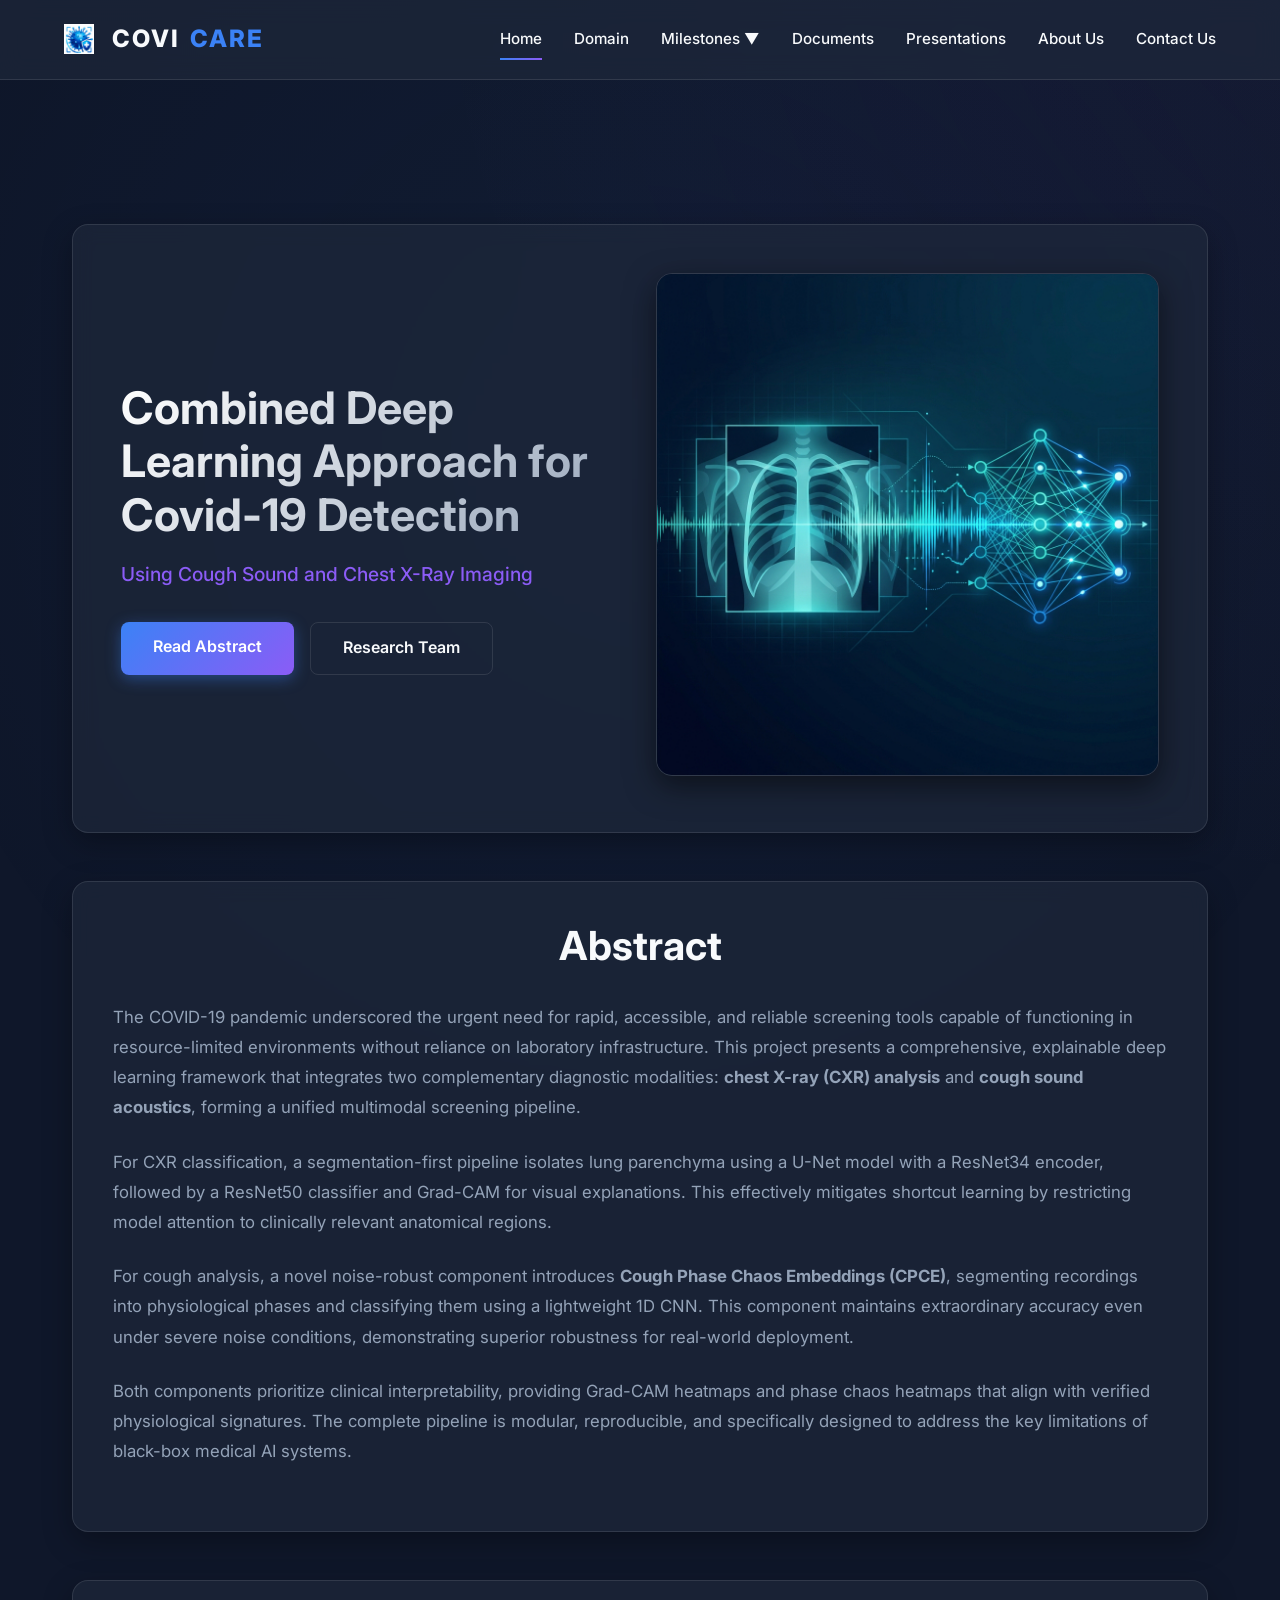
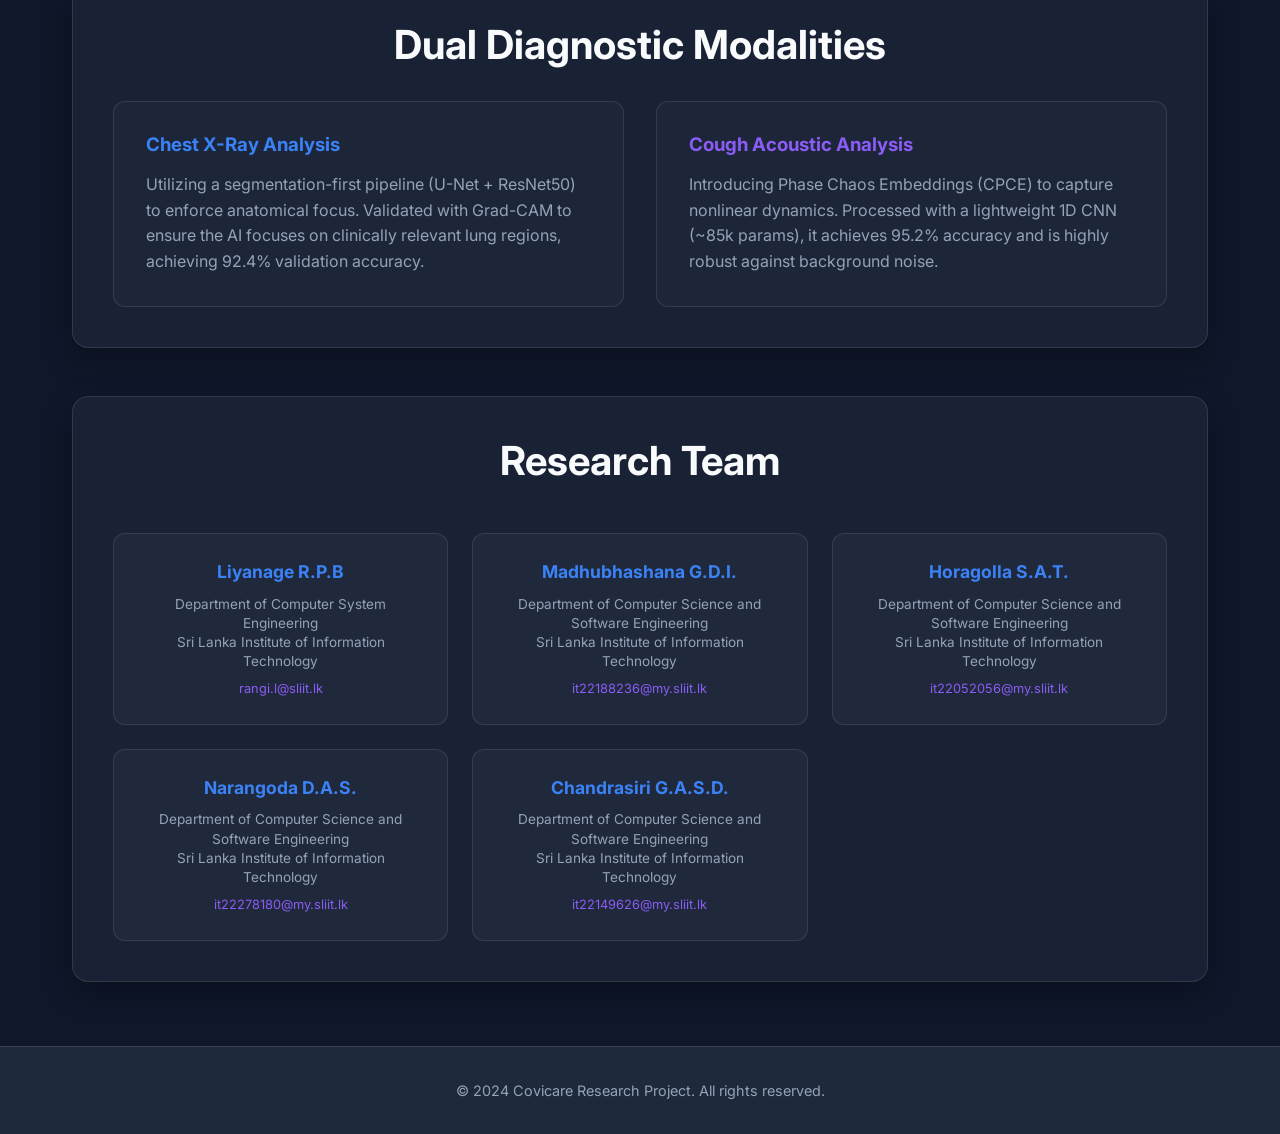
<file: index.html>
<!DOCTYPE html>
<html lang="en">
<head>
    <meta charset="UTF-8">
    <meta name="viewport" content="width=device-width, initial-scale=1.0">
    <title>Covid-19 Detection | Covicare</title>
    <meta name="description" content="Combined Deep Learning Approach for Covid-19 Detection Using Cough Sound and Chest X-Ray Imaging">
    <link rel="stylesheet" href="css/style.css">
    <script src="js/main.js" defer></script>
    <style>
        .author-grid {
            display: grid;
            grid-template-columns: repeat(auto-fit, minmax(250px, 1fr));
            gap: 1.5rem;
            margin-top: 3rem;
        }
        .author-card {
            background: rgba(255,255,255,0.03);
            border: 1px solid var(--glass-border);
            padding: 1.5rem;
            border-radius: 12px;
            text-align: center;
        }
        .author-name {
            color: var(--accent-primary);
            font-weight: 700;
            font-size: 1.1rem;
            margin-bottom: 0.5rem;
        }
        .author-dept {
            color: var(--text-secondary);
            font-size: 0.85rem;
            line-height: 1.4;
        }
        .author-email {
            color: var(--accent-secondary);
            font-size: 0.8rem;
            margin-top: 0.5rem;
            display: inline-block;
        }
        .hero-layout {
            display: grid;
            grid-template-columns: 1fr;
            gap: 2rem;
            align-items: center;
        }
        @media (min-width: 992px) {
            .hero-layout {
                grid-template-columns: 1fr 1fr;
            }
        }
        .hero-img {
            width: 100%;
            border-radius: 16px;
            box-shadow: 0 10px 30px rgba(0,0,0,0.5);
            border: 1px solid var(--glass-border);
        }
        .abstract-section {
            line-height: 1.8;
            font-size: 1.05rem;
            color: var(--text-secondary);
        }
        .abstract-section p {
            margin-bottom: 1.5rem;
        }
    </style>
</head>
<body>

    <!-- Navigation -->
    <nav class="navbar">
        <a href="index.html" class="logo"><img src="images/logo.png" alt="Covicare Logo" style="height: 30px; margin-right: 8px; vertical-align: middle;">Covi<span>care</span></a>
        <div class="mobile-toggle">☰</div>
        <ul class="nav-links">
            <li><a href="index.html" class="active">Home</a></li>
            <li><a href="domain.html">Domain</a></li>
            <li class="dropdown">
                <a href="#milestones">Milestones ▼</a>
                <ul class="dropdown-menu">
                    <li><a href="milestones.html#proposal">Project Proposal</a></li>
                    <li><a href="milestones.html#progress1">Progress Presentation 1</a></li>
                    <li><a href="milestones.html#progress2">Progress Presentation 2</a></li>
                    <li><a href="milestones.html#final">Final Assessment</a></li>
                    <li><a href="milestones.html#viva">Viva</a></li>
                </ul>
            </li>
            <li><a href="documents.html">Documents</a></li>
            <li><a href="presentations.html">Presentations</a></li>
            <li><a href="about.html">About Us</a></li>
            <li><a href="contact.html">Contact Us</a></li>
        </ul>
    </nav>

    <!-- Main Content -->
    <main class="container">
        <!-- Hero Section -->
        <section class="glass-card animate-fade-in hero-layout" style="margin-top: 5rem; padding: 3rem;">
            <div>
                <h1 class="delay-1" style="font-size: 2.8rem; margin-bottom: 1rem;">Combined Deep Learning Approach for Covid-19 Detection</h1>
                <p class="delay-2" style="font-size: 1.2rem; color: var(--accent-secondary); margin-bottom: 2rem; font-weight: 500;">
                    Using Cough Sound and Chest X-Ray Imaging
                </p>
                <div class="delay-3" style="display: flex; gap: 1rem;">
                    <a href="#abstract" class="btn btn-primary">Read Abstract</a>
                    <a href="#authors" class="btn btn-outline">Research Team</a>
                </div>
            </div>
            <div class="delay-2">
                <img src="images/covid_hero.png" alt="Medical AI Covid-19 Detection Concept" class="hero-img">
            </div>
        </section>

        <!-- Abstract Section -->
        <section id="abstract" class="glass-card animate-fade-in delay-2" style="margin-top: 3rem;">
            <h2>Abstract</h2>
            <div class="abstract-section">
                <p>
                    The COVID-19 pandemic underscored the urgent need for rapid, accessible, and reliable screening tools capable of functioning in resource-limited environments without reliance on laboratory infrastructure. This project presents a comprehensive, explainable deep learning framework that integrates two complementary diagnostic modalities: <strong>chest X-ray (CXR) analysis</strong> and <strong>cough sound acoustics</strong>, forming a unified multimodal screening pipeline.
                </p>
                <p>
                    For CXR classification, a segmentation-first pipeline isolates lung parenchyma using a U-Net model with a ResNet34 encoder, followed by a ResNet50 classifier and Grad-CAM for visual explanations. This effectively mitigates shortcut learning by restricting model attention to clinically relevant anatomical regions.
                </p>
                <p>
                    For cough analysis, a novel noise-robust component introduces <strong>Cough Phase Chaos Embeddings (CPCE)</strong>, segmenting recordings into physiological phases and classifying them using a lightweight 1D CNN. This component maintains extraordinary accuracy even under severe noise conditions, demonstrating superior robustness for real-world deployment.
                </p>
                <p>
                    Both components prioritize clinical interpretability, providing Grad-CAM heatmaps and phase chaos heatmaps that align with verified physiological signatures. The complete pipeline is modular, reproducible, and specifically designed to address the key limitations of black-box medical AI systems.
                </p>
            </div>
        </section>

        <!-- Methodology Highlights -->
        <section class="glass-card animate-fade-in delay-3" style="margin-top: 3rem;">
            <h2>Dual Diagnostic Modalities</h2>
            <div style="display: grid; grid-template-columns: repeat(auto-fit, minmax(300px, 1fr)); gap: 2rem;">
                <div style="background: rgba(255,255,255,0.02); padding: 2rem; border-radius: 12px; border: 1px solid var(--glass-border);">
                    <h3 style="color: var(--accent-primary);">Chest X-Ray Analysis</h3>
                    <p style="color: var(--text-secondary);">Utilizing a segmentation-first pipeline (U-Net + ResNet50) to enforce anatomical focus. Validated with Grad-CAM to ensure the AI focuses on clinically relevant lung regions, achieving 92.4% validation accuracy.</p>
                </div>
                <div style="background: rgba(255,255,255,0.02); padding: 2rem; border-radius: 12px; border: 1px solid var(--glass-border);">
                    <h3 style="color: var(--accent-secondary);">Cough Acoustic Analysis</h3>
                    <p style="color: var(--text-secondary);">Introducing Phase Chaos Embeddings (CPCE) to capture nonlinear dynamics. Processed with a lightweight 1D CNN (~85k params), it achieves 95.2% accuracy and is highly robust against background noise.</p>
                </div>
            </div>
        </section>

        <!-- Authors Section -->
        <section id="authors" class="glass-card animate-fade-in delay-3" style="margin-top: 3rem;">
            <h2>Research Team</h2>
            <div class="author-grid">
                <div class="author-card">
                    <div class="author-name">Liyanage R.P.B</div>
                    <div class="author-dept">Department of Computer System Engineering<br>Sri Lanka Institute of Information Technology</div>
                    <a href="mailto:rangi.l@sliit.lk" class="author-email">rangi.l@sliit.lk</a>
                </div>
                <div class="author-card">
                    <div class="author-name">Madhubhashana G.D.I.</div>
                    <div class="author-dept">Department of Computer Science and Software Engineering<br>Sri Lanka Institute of Information Technology</div>
                    <a href="mailto:it22188236@my.sliit.lk" class="author-email">it22188236@my.sliit.lk</a>
                </div>
                <div class="author-card">
                    <div class="author-name">Horagolla S.A.T.</div>
                    <div class="author-dept">Department of Computer Science and Software Engineering<br>Sri Lanka Institute of Information Technology</div>
                    <a href="mailto:it22052056@my.sliit.lk" class="author-email">it22052056@my.sliit.lk</a>
                </div>
                <div class="author-card">
                    <div class="author-name">Narangoda D.A.S.</div>
                    <div class="author-dept">Department of Computer Science and Software Engineering<br>Sri Lanka Institute of Information Technology</div>
                    <a href="mailto:it22278180@my.sliit.lk" class="author-email">it22278180@my.sliit.lk</a>
                </div>
                <div class="author-card">
                    <div class="author-name">Chandrasiri G.A.S.D.</div>
                    <div class="author-dept">Department of Computer Science and Software Engineering<br>Sri Lanka Institute of Information Technology</div>
                    <a href="mailto:it22149626@my.sliit.lk" class="author-email">it22149626@my.sliit.lk</a>
                </div>
            </div>
        </section>
    </main>

    <!-- Footer -->
    <footer>
        <p>&copy; 2024 Covicare Research Project. All rights reserved.</p>
    </footer>

</body>
</html>
</file>
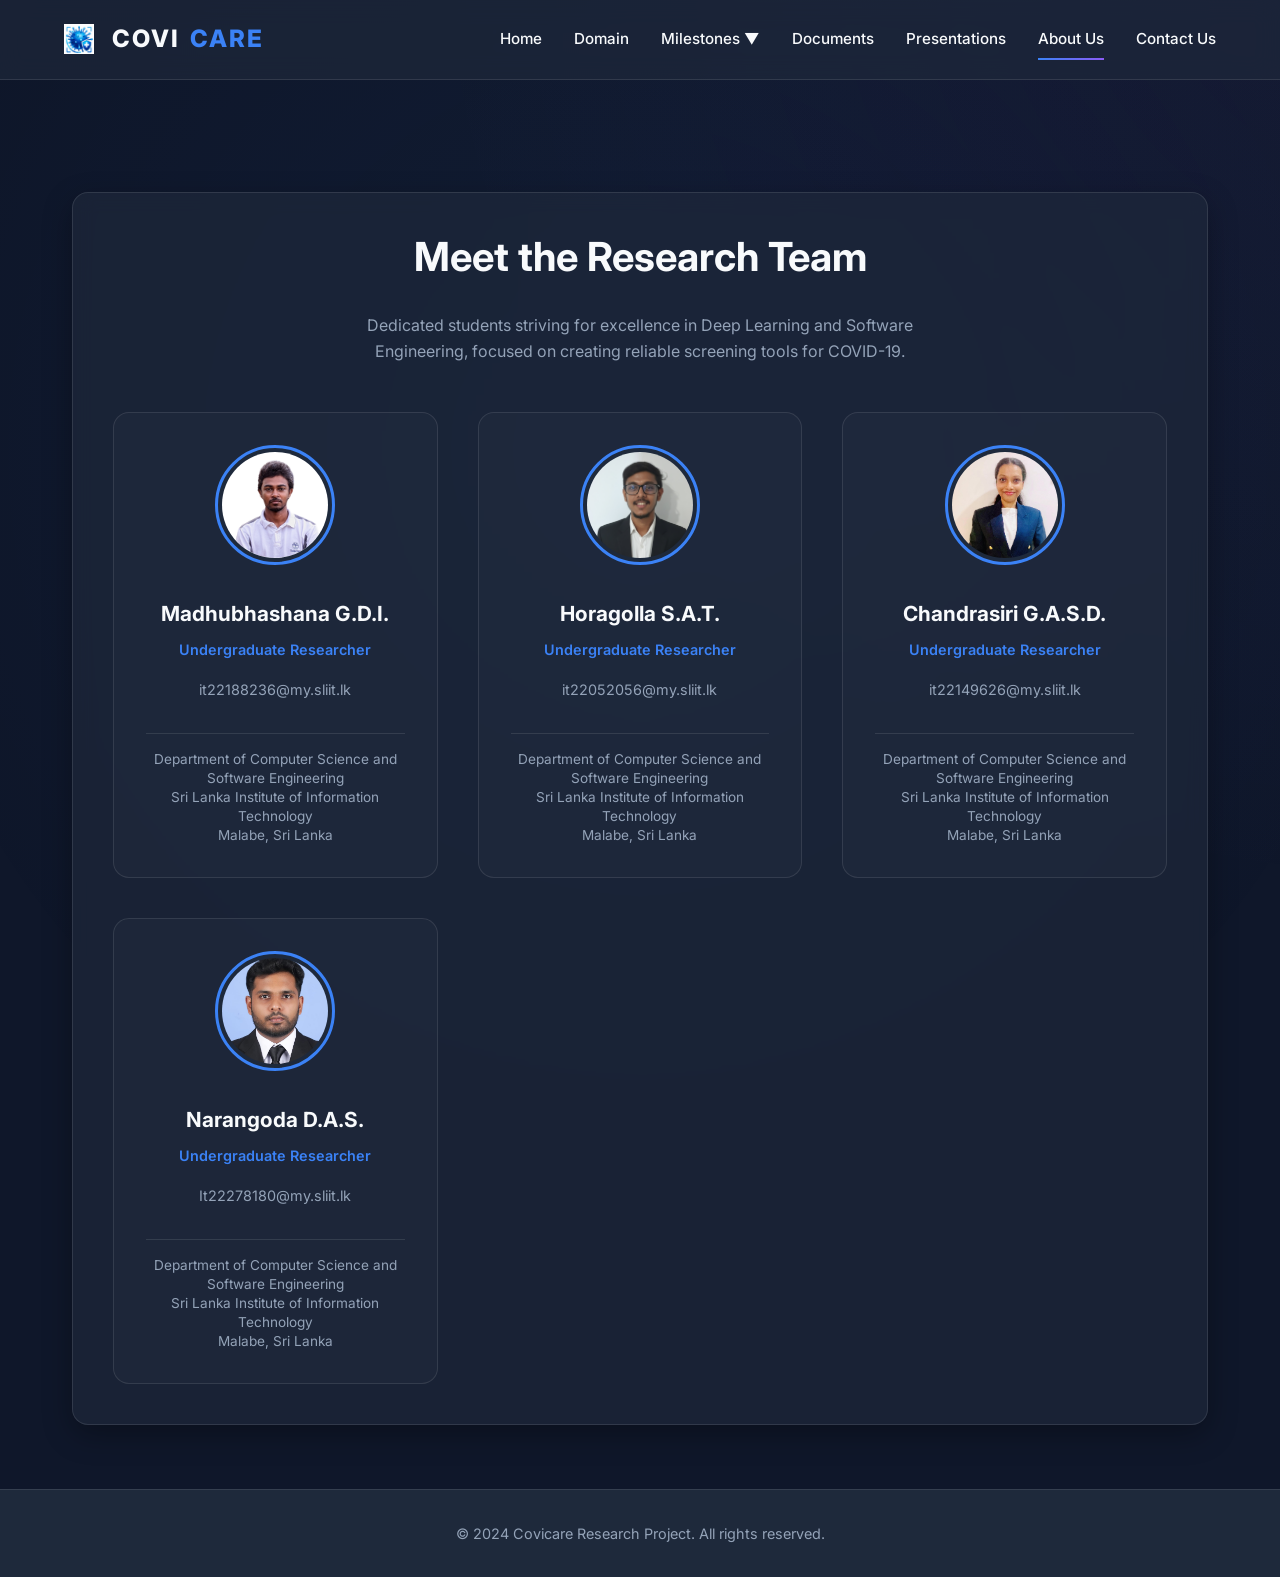
<file: about.html>
<!DOCTYPE html>
<html lang="en">

<head>
    <meta charset="UTF-8">
    <meta name="viewport" content="width=device-width, initial-scale=1.0">
    <title>About Us | Covicare</title>
    <meta name="description" content="Meet the research team behind the Covicare project.">
    <link rel="stylesheet" href="css/style.css">
    <script src="js/main.js" defer></script>
    <style>
        .team-grid {
            display: grid;
            grid-template-columns: repeat(auto-fit, minmax(280px, 1fr));
            gap: 2.5rem;
            margin-top: 3rem;
        }

        .member-card {
            background: rgba(255, 255, 255, 0.02);
            border: 1px solid var(--glass-border);
            border-radius: 16px;
            padding: 2rem;
            text-align: center;
            transition: transform 0.3s ease, box-shadow 0.3s ease;
        }

        .member-card:hover {
            transform: translateY(-10px);
            box-shadow: 0 15px 30px rgba(59, 130, 246, 0.15);
            border-color: var(--accent-primary);
        }

        .member-photo {
            width: 120px;
            height: 120px;
            border-radius: 50%;
            object-fit: cover;
            margin: 0 auto 1.5rem auto;
            border: 3px solid var(--accent-primary);
            padding: 4px;
            background: var(--bg-secondary);
        }

        .member-name {
            font-size: 1.3rem;
            font-weight: 700;
            color: var(--text-primary);
            margin-bottom: 0.5rem;
        }

        .member-role {
            color: var(--accent-primary);
            font-size: 0.9rem;
            font-weight: 600;
            margin-bottom: 1rem;
        }

        .member-email {
            color: var(--text-secondary);
            font-size: 0.9rem;
            margin-bottom: 1rem;
            display: inline-block;
        }

        .member-email:hover {
            color: var(--accent-secondary);
        }

        .member-info {
            font-size: 0.85rem;
            color: var(--text-secondary);
            border-top: 1px solid var(--glass-border);
            padding-top: 1rem;
            margin-top: 1rem;
            line-height: 1.4;
        }
    </style>
</head>

<body>

    <!-- Navigation -->
    <nav class="navbar">
        <a href="index.html" class="logo"><img src="images/logo.png" alt="Covicare Logo"
                style="height: 30px; margin-right: 8px; vertical-align: middle;">Covi<span>care</span></a>
        <div class="mobile-toggle">☰</div>
        <ul class="nav-links">
            <li><a href="index.html">Home</a></li>
            <li><a href="domain.html">Domain</a></li>
            <li class="dropdown">
                <a href="#milestones">Milestones ▼</a>
                <ul class="dropdown-menu">
                    <li><a href="milestones.html#proposal">Project Proposal</a></li>
                    <li><a href="milestones.html#progress1">Progress Presentation 1</a></li>
                    <li><a href="milestones.html#progress2">Progress Presentation 2</a></li>
                    <li><a href="milestones.html#final">Final Assessment</a></li>
                    <li><a href="milestones.html#viva">Viva</a></li>
                </ul>
            </li>
            <li><a href="documents.html">Documents</a></li>
            <li><a href="presentations.html">Presentations</a></li>
            <li><a href="about.html" class="active">About Us</a></li>
            <li><a href="contact.html">Contact Us</a></li>
        </ul>
    </nav>

    <!-- Main Content -->
    <main class="container">
        <section class="glass-card animate-fade-in" style="margin-top: 3rem;">
            <h2>Meet the Research Team</h2>
            <p style="text-align: center; color: var(--text-secondary); max-width: 600px; margin: 0 auto;">Dedicated
                students striving for excellence in Deep Learning and Software Engineering, focused on creating reliable
                screening tools for COVID-19.</p>

            <div class="team-grid">

                <!-- Member 1 -->
                <div class="member-card">
                    <img src="images/indula.png" alt="Madhubhashana G.D.I. Photo" class="member-photo"
                        onerror="this.src='https://ui-avatars.com/api/?name=Madhubhashana&background=0D8ABC&color=fff&size=128'">
                    <div class="member-name">Madhubhashana G.D.I.</div>
                    <div class="member-role">Undergraduate Researcher</div>
                    <a href="mailto:it22188236@my.sliit.lk" class="member-email">it22188236@my.sliit.lk</a>
                    <div class="member-info">
                        Department of Computer Science and Software Engineering<br>
                        Sri Lanka Institute of Information Technology<br>
                        Malabe, Sri Lanka
                    </div>
                </div>

                <!-- Member 2 -->
                <div class="member-card delay-1">
                    <img src="images/anjana.jpeg" alt="Horagolla S.A.T. Photo" class="member-photo"
                        onerror="this.src='https://ui-avatars.com/api/?name=Horagolla&background=10B981&color=fff&size=128'">
                    <div class="member-name">Horagolla S.A.T.</div>
                    <div class="member-role">Undergraduate Researcher</div>
                    <a href="mailto:it22052056@my.sliit.lk" class="member-email">it22052056@my.sliit.lk</a>
                    <div class="member-info">
                        Department of Computer Science and Software Engineering<br>
                        Sri Lanka Institute of Information Technology<br>
                        Malabe, Sri Lanka
                    </div>
                </div>

                <!-- Member 3 -->
                <div class="member-card delay-2">
                    <img src="images/Amashi.jpg" alt="Chandrasiri G.A.S.D. Photo" class="member-photo"
                        onerror="this.src='https://ui-avatars.com/api/?name=Chandrasiri&background=F59E0B&color=fff&size=128'">
                    <div class="member-name">Chandrasiri G.A.S.D.</div>
                    <div class="member-role">Undergraduate Researcher</div>
                    <a href="mailto:it22149626@my.sliit.lk" class="member-email">it22149626@my.sliit.lk</a>
                    <div class="member-info">
                        Department of Computer Science and Software Engineering<br>
                        Sri Lanka Institute of Information Technology<br>
                        Malabe, Sri Lanka
                    </div>
                </div>

                <!-- Member 4 -->
                <div class="member-card delay-3">
                    <img src="images/sahan.jpg" alt="Narangoda D.A.S. Photo" class="member-photo"
                        onerror="this.src='https://ui-avatars.com/api/?name=Narangoda&background=8B5CF6&color=fff&size=128'">
                    <div class="member-name">Narangoda D.A.S.</div>
                    <div class="member-role">Undergraduate Researcher</div>
                    <a href="mailto:It22278180@my.sliit.lk" class="member-email">It22278180@my.sliit.lk</a>
                    <div class="member-info">
                        Department of Computer Science and Software Engineering<br>
                        Sri Lanka Institute of Information Technology<br>
                        Malabe, Sri Lanka
                    </div>
                </div>

            </div>
        </section>
    </main>

    <!-- Footer -->
    <footer>
        <p>&copy; 2024 Covicare Research Project. All rights reserved.</p>
    </footer>

</body>

</html>
</file>
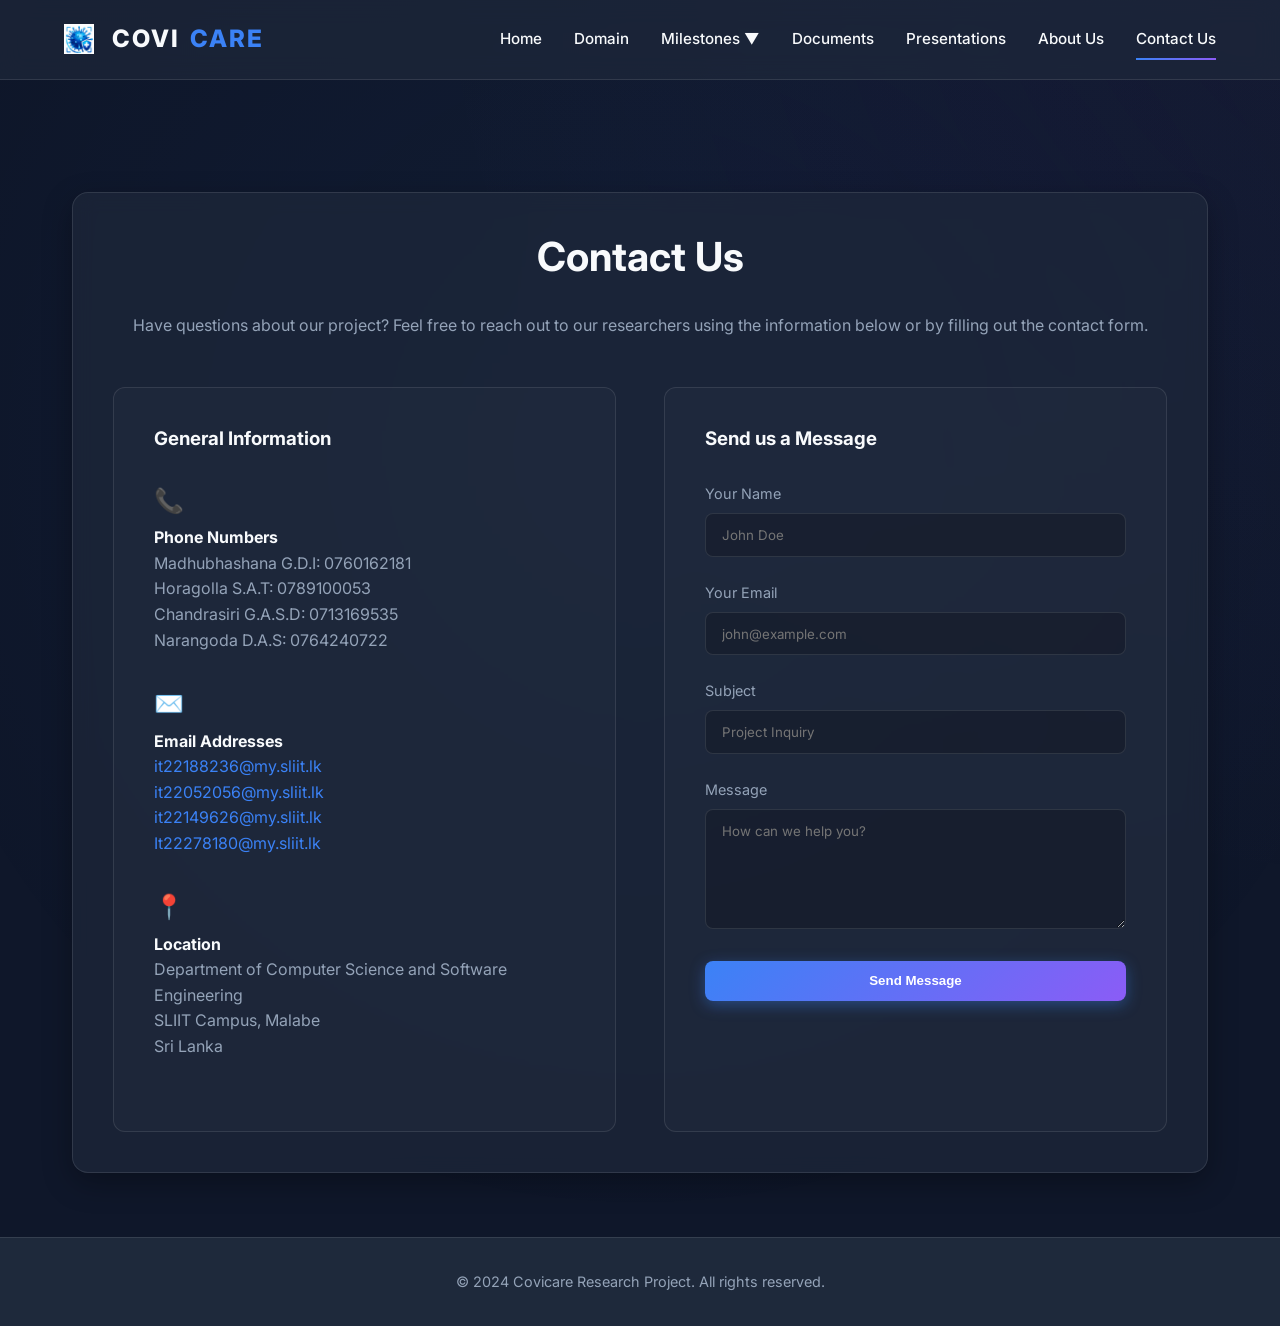
<file: contact.html>
<!DOCTYPE html>
<html lang="en">
<head>
    <meta charset="UTF-8">
    <meta name="viewport" content="width=device-width, initial-scale=1.0">
    <title>Contact Us | Covicare</title>
    <meta name="description" content="Get in touch with the Covicare project team.">
    <link rel="stylesheet" href="css/style.css">
    <script src="js/main.js" defer></script>
    <style>
        .contact-container {
            display: grid;
            grid-template-columns: 1fr 1fr;
            gap: 3rem;
            margin-top: 2rem;
        }
        @media (max-width: 768px) {
            .contact-container {
                grid-template-columns: 1fr;
            }
        }
        .contact-info {
            background: rgba(255,255,255,0.02);
            padding: 2.5rem;
            border-radius: 12px;
            border: 1px solid var(--glass-border);
        }
        .contact-item {
            margin-bottom: 2rem;
        }
        .contact-icon {
            font-size: 1.5rem;
            color: var(--accent-primary);
            margin-bottom: 0.5rem;
        }
        .contact-form {
            background: rgba(255,255,255,0.02);
            padding: 2.5rem;
            border-radius: 12px;
            border: 1px solid var(--glass-border);
        }
        .form-group {
            margin-bottom: 1.5rem;
        }
        .form-label {
            display: block;
            margin-bottom: 0.5rem;
            font-size: 0.9rem;
            color: var(--text-secondary);
        }
        .form-control {
            width: 100%;
            padding: 0.8rem 1rem;
            background: rgba(0,0,0,0.2);
            border: 1px solid var(--glass-border);
            border-radius: 8px;
            color: var(--text-primary);
            font-family: inherit;
            outline: none;
            transition: border-color 0.3s ease;
        }
        .form-control:focus {
            border-color: var(--accent-primary);
        }
        textarea.form-control {
            resize: vertical;
            min-height: 120px;
        }
    </style>
</head>
<body>

    <!-- Navigation -->
    <nav class="navbar">
        <a href="index.html" class="logo"><img src="images/logo.png" alt="Covicare Logo" style="height: 30px; margin-right: 8px; vertical-align: middle;">Covi<span>care</span></a>
        <div class="mobile-toggle">☰</div>
        <ul class="nav-links">
            <li><a href="index.html">Home</a></li>
            <li><a href="domain.html">Domain</a></li>
            <li class="dropdown">
                <a href="#milestones">Milestones ▼</a>
                <ul class="dropdown-menu">
                    <li><a href="milestones.html#proposal">Project Proposal</a></li>
                    <li><a href="milestones.html#progress1">Progress Presentation 1</a></li>
                    <li><a href="milestones.html#progress2">Progress Presentation 2</a></li>
                    <li><a href="milestones.html#final">Final Assessment</a></li>
                    <li><a href="milestones.html#viva">Viva</a></li>
                </ul>
            </li>
            <li><a href="documents.html">Documents</a></li>
            <li><a href="presentations.html">Presentations</a></li>
            <li><a href="about.html">About Us</a></li>
            <li><a href="contact.html" class="active">Contact Us</a></li>
        </ul>
    </nav>

    <!-- Main Content -->
    <main class="container">
        <section class="glass-card animate-fade-in" style="margin-top: 3rem;">
            <h2>Contact Us</h2>
            <p style="text-align: center; color: var(--text-secondary); margin-bottom: 3rem;">Have questions about our project? Feel free to reach out to our researchers using the information below or by filling out the contact form.</p>
            
            <div class="contact-container">
                <!-- General Info -->
                <div class="contact-info">
                    <h3 style="margin-bottom: 2rem;">General Information</h3>
                    
                    <div class="contact-item">
                        <div class="contact-icon">📞</div>
                        <h4 style="margin-bottom: 0.2rem;">Phone Numbers</h4>
                        <p style="color: var(--text-secondary);">Madhubhashana G.D.I: 0760162181</p>
                        <p style="color: var(--text-secondary);">Horagolla S.A.T: 0789100053</p>
                        <p style="color: var(--text-secondary);">Chandrasiri G.A.S.D: 0713169535</p>
                        <p style="color: var(--text-secondary);">Narangoda D.A.S: 0764240722</p>
                    </div>

                    <div class="contact-item">
                        <div class="contact-icon">✉️</div>
                        <h4 style="margin-bottom: 0.2rem;">Email Addresses</h4>
                        <p style="color: var(--text-secondary);"><a href="mailto:it22188236@my.sliit.lk">it22188236@my.sliit.lk</a></p>
                        <p style="color: var(--text-secondary);"><a href="mailto:it22052056@my.sliit.lk">it22052056@my.sliit.lk</a></p>
                        <p style="color: var(--text-secondary);"><a href="mailto:it22149626@my.sliit.lk">it22149626@my.sliit.lk</a></p>
                        <p style="color: var(--text-secondary);"><a href="mailto:It22278180@my.sliit.lk">It22278180@my.sliit.lk</a></p>
                    </div>

                    <div class="contact-item">
                        <div class="contact-icon">📍</div>
                        <h4 style="margin-bottom: 0.2rem;">Location</h4>
                        <p style="color: var(--text-secondary);">Department of Computer Science and Software Engineering<br>SLIIT Campus, Malabe<br>Sri Lanka</p>
                    </div>
                </div>

                <!-- Email Form Template -->
                <div class="contact-form">
                    <h3 style="margin-bottom: 2rem;">Send us a Message</h3>
                    <script>
                        function sendWhatsAppMessage(event) {
                            event.preventDefault();
                            const name = document.getElementById('name').value;
                            const email = document.getElementById('email').value;
                            const subject = document.getElementById('subject').value;
                            const message = document.getElementById('message').value;
                            
                            const text = `*New Inquiry: ${subject}*\n\n*Name:* ${name}\n*Email:* ${email}\n*Message:*\n${message}`;
                            const whatsappUrl = `https://wa.me/94760162181?text=${encodeURIComponent(text)}`;
                            
                            window.open(whatsappUrl, '_blank');
                        }
                    </script>
                    <form action="#" method="POST" onsubmit="sendWhatsAppMessage(event)">
                        <div class="form-group">
                            <label class="form-label" for="name">Your Name</label>
                            <input type="text" id="name" class="form-control" placeholder="John Doe" required>
                        </div>
                        <div class="form-group">
                            <label class="form-label" for="email">Your Email</label>
                            <input type="email" id="email" class="form-control" placeholder="john@example.com" required>
                        </div>
                        <div class="form-group">
                            <label class="form-label" for="subject">Subject</label>
                            <input type="text" id="subject" class="form-control" placeholder="Project Inquiry" required>
                        </div>
                        <div class="form-group">
                            <label class="form-label" for="message">Message</label>
                            <textarea id="message" class="form-control" placeholder="How can we help you?" required></textarea>
                        </div>
                        <button type="submit" class="btn btn-primary" style="width: 100%;">Send Message</button>
                    </form>
                </div>
            </div>

        </section>
    </main>

    <!-- Footer -->
    <footer>
        <p>&copy; 2024 Covicare Research Project. All rights reserved.</p>
    </footer>

</body>
</html>
</file>
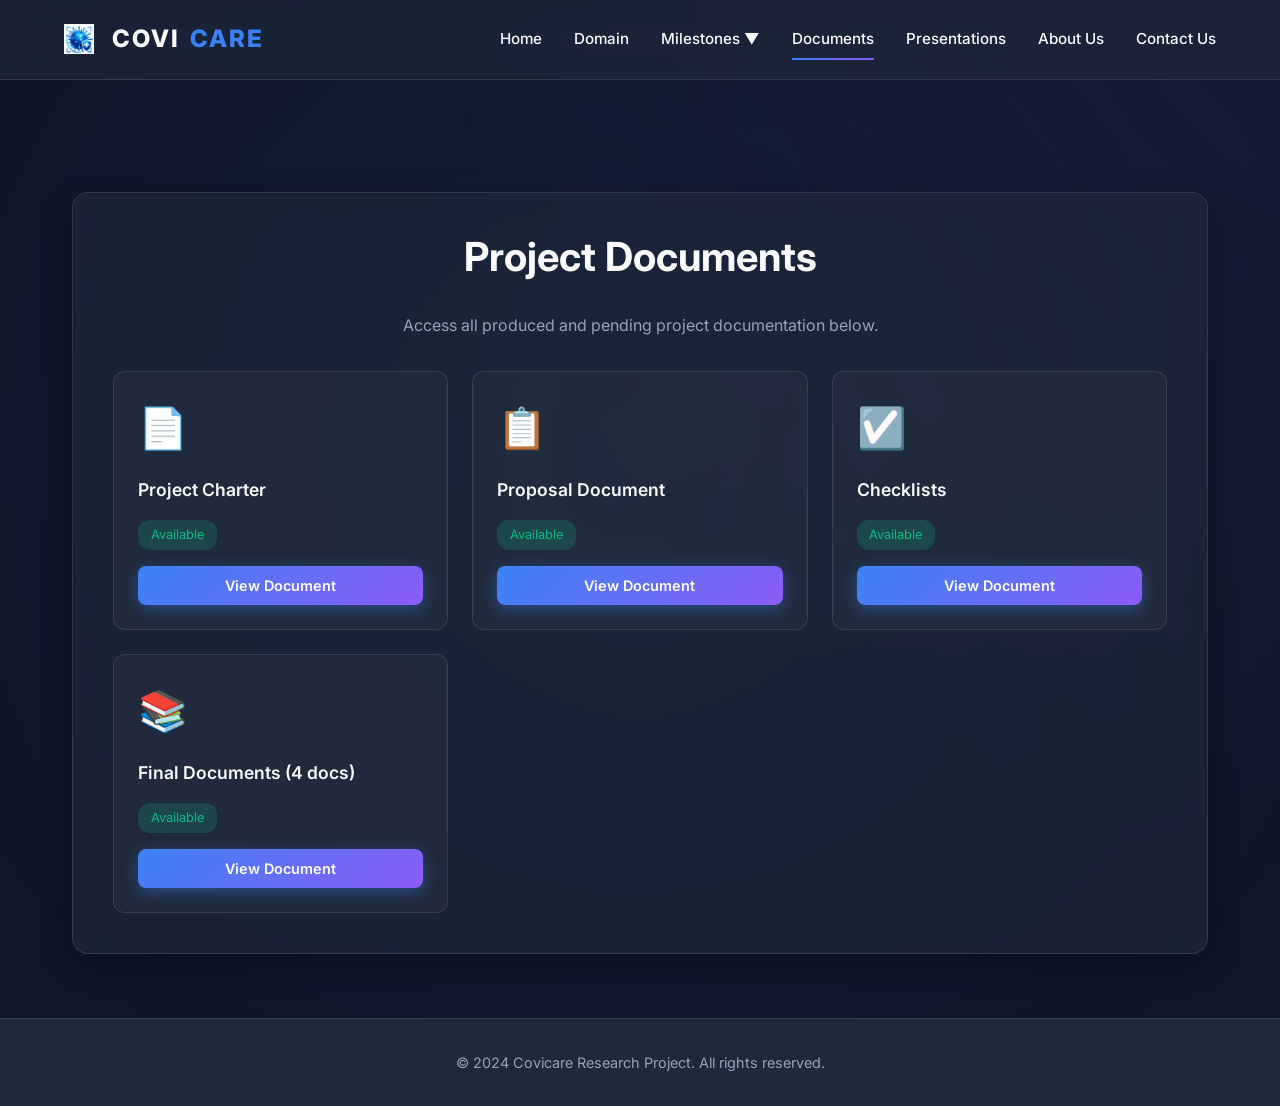
<file: documents.html>
<!DOCTYPE html>
<html lang="en">
<head>
    <meta charset="UTF-8">
    <meta name="viewport" content="width=device-width, initial-scale=1.0">
    <title>Documents | Covicare</title>
    <meta name="description" content="Project Documents and Resources for Covid-19 Detection Project">
    <link rel="stylesheet" href="css/style.css">
    <script src="js/main.js" defer></script>
    <style>
        .doc-list {
            list-style: none;
            display: grid;
            grid-template-columns: repeat(auto-fit, minmax(250px, 1fr));
            gap: 1.5rem;
            margin-top: 2rem;
        }
        .doc-item {
            background: rgba(255,255,255,0.03);
            border: 1px solid var(--glass-border);
            border-radius: 12px;
            padding: 1.5rem;
            transition: all 0.3s ease;
            display: flex;
            flex-direction: column;
            gap: 1rem;
        }
        .doc-item:hover {
            background: rgba(255,255,255,0.08);
            transform: translateY(-5px);
            border-color: var(--accent-primary);
        }
        .doc-icon {
            font-size: 2.5rem;
        }
        .doc-title {
            font-size: 1.1rem;
            font-weight: 600;
            color: var(--text-primary);
        }
        .doc-status {
            font-size: 0.8rem;
            padding: 0.3rem 0.8rem;
            border-radius: 12px;
            display: inline-block;
            width: fit-content;
        }
        .status-ready {
            background: rgba(16, 185, 129, 0.2);
            color: var(--success);
        }
        .status-pending {
            background: rgba(245, 158, 11, 0.2);
            color: var(--warning);
        }
    </style>
</head>
<body>

    <!-- Navigation -->
    <nav class="navbar">
        <a href="index.html" class="logo"><img src="images/logo.png" alt="Covicare Logo" style="height: 30px; margin-right: 8px; vertical-align: middle;">Covi<span>care</span></a>
        <div class="mobile-toggle">☰</div>
        <ul class="nav-links">
            <li><a href="index.html">Home</a></li>
            <li><a href="domain.html">Domain</a></li>
            <li class="dropdown">
                <a href="#milestones">Milestones ▼</a>
                <ul class="dropdown-menu">
                    <li><a href="milestones.html#proposal">Project Proposal</a></li>
                    <li><a href="milestones.html#progress1">Progress Presentation 1</a></li>
                    <li><a href="milestones.html#progress2">Progress Presentation 2</a></li>
                    <li><a href="milestones.html#final">Final Assessment</a></li>
                    <li><a href="milestones.html#viva">Viva</a></li>
                </ul>
            </li>
            <li><a href="documents.html" class="active">Documents</a></li>
            <li><a href="presentations.html">Presentations</a></li>
            <li><a href="about.html">About Us</a></li>
            <li><a href="contact.html">Contact Us</a></li>
        </ul>
    </nav>

    <!-- Main Content -->
    <main class="container">
        <section class="glass-card animate-fade-in" style="margin-top: 3rem;">
            <h2>Project Documents</h2>
            <p style="text-align: center; color: var(--text-secondary); margin-bottom: 2rem;">Access all produced and pending project documentation below.</p>
            
            <ul class="doc-list">
                <li class="doc-item">
                    <div class="doc-icon">📄</div>
                    <div class="doc-title">Project Charter</div>
                    <span class="doc-status status-ready">Available</span>
                    <a href="https://drive.google.com/file/d/1xSx_2Cf_i1_IzKz6hA8ZysBBBYXAUqD3/view?usp=sharing" target="_blank" class="btn btn-primary" style="font-size: 0.9rem; padding: 0.5rem;">View Document</a>
                </li>
                <li class="doc-item delay-1">
                    <div class="doc-icon">📋</div>
                    <div class="doc-title">Proposal Document</div>
                    <span class="doc-status status-ready">Available</span>
                    <a href="https://drive.google.com/file/d/1XbE5NhjyU-j1sJHnGaqLYnBIw5DyiJv2/view?usp=sharing" target="_blank" class="btn btn-primary" style="font-size: 0.9rem; padding: 0.5rem;">View Document</a>
                </li>
                <li class="doc-item delay-2">
                    <div class="doc-icon">☑️</div>
                    <div class="doc-title">Checklists</div>
                    <span class="doc-status status-ready">Available</span>
                    <a href="https://drive.google.com/file/d/1dXo5_soHe2Y3JAO3VayMRNEI6qYyIRhc/view?usp=sharing" target="_blank" class="btn btn-primary" style="font-size: 0.9rem; padding: 0.5rem;">View Document</a>
                </li>
                <li class="doc-item delay-3">
                    <div class="doc-icon">📚</div>
                    <div class="doc-title">Final Documents (4 docs)</div>
                    <span class="doc-status status-ready">Available</span>
                    <a href="https://drive.google.com/drive/folders/1nxUz_L2e46eBrrdZrX6juxsOO_K7m0lz?usp=sharing" target="_blank" class="btn btn-primary" style="font-size: 0.9rem; padding: 0.5rem;">View Document</a>
                </li>
            </ul>
        </section>
    </main>

    <!-- Footer -->
    <footer>
        <p>&copy; 2024 Covicare Research Project. All rights reserved.</p>
    </footer>

</body>
</html>
</file>
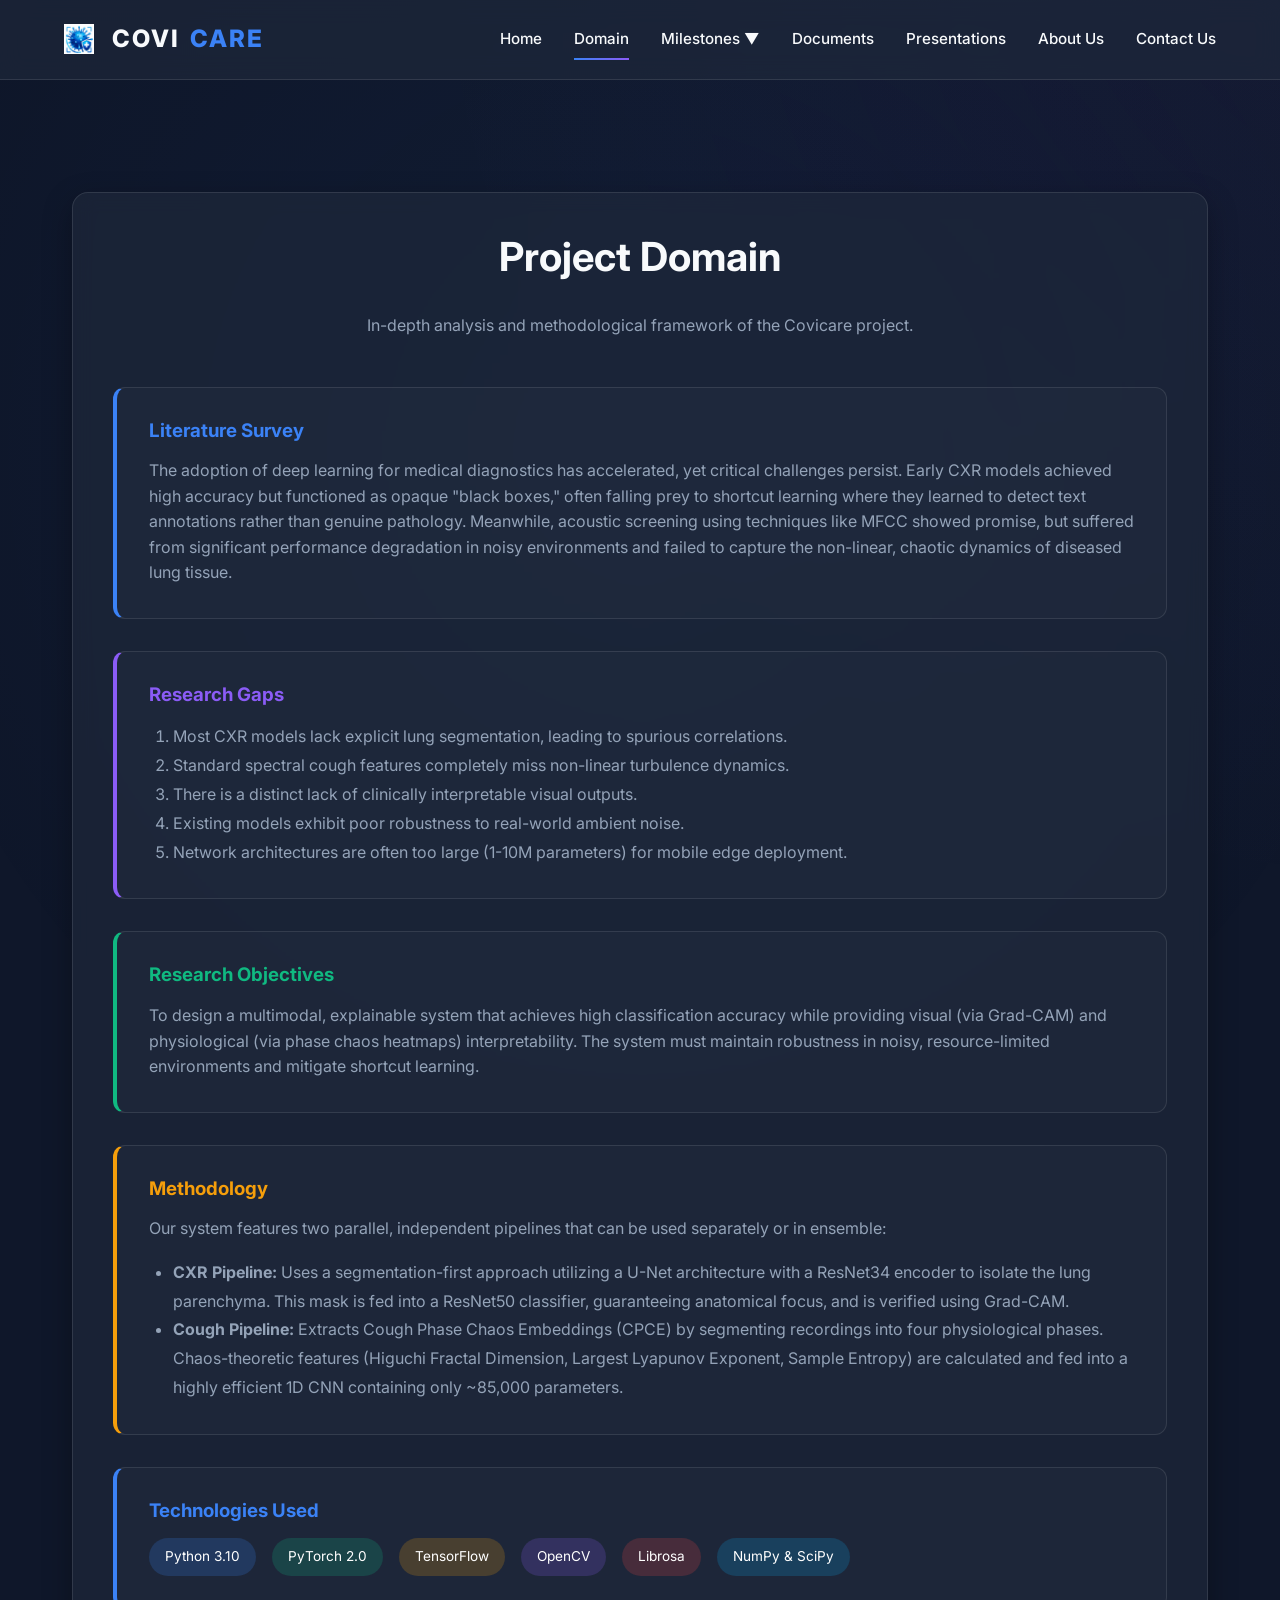
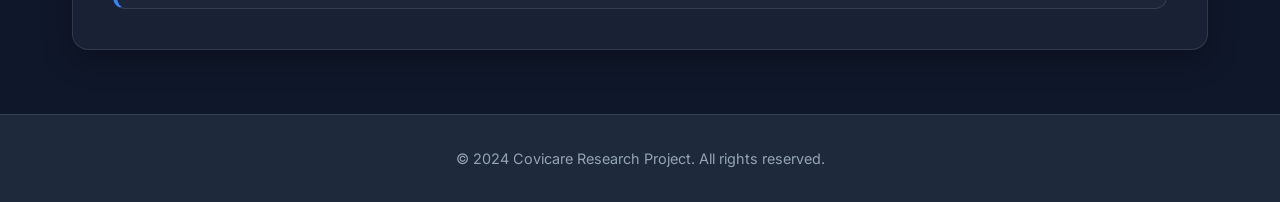
<file: domain.html>
<!DOCTYPE html>
<html lang="en">
<head>
    <meta charset="UTF-8">
    <meta name="viewport" content="width=device-width, initial-scale=1.0">
    <title>Domain | Covicare</title>
    <meta name="description" content="Project Domain details including research and methodology for Covid-19 Detection.">
    <link rel="stylesheet" href="css/style.css">
    <script src="js/main.js" defer></script>
</head>
<body>

    <!-- Navigation -->
    <nav class="navbar">
        <a href="index.html" class="logo"><img src="images/logo.png" alt="Covicare Logo" style="height: 30px; margin-right: 8px; vertical-align: middle;">Covi<span>care</span></a>
        <div class="mobile-toggle">☰</div>
        <ul class="nav-links">
            <li><a href="index.html">Home</a></li>
            <li><a href="domain.html" class="active">Domain</a></li>
            <li class="dropdown">
                <a href="#milestones">Milestones ▼</a>
                <ul class="dropdown-menu">
                    <li><a href="milestones.html#proposal">Project Proposal</a></li>
                    <li><a href="milestones.html#progress1">Progress Presentation 1</a></li>
                    <li><a href="milestones.html#progress2">Progress Presentation 2</a></li>
                    <li><a href="milestones.html#final">Final Assessment</a></li>
                    <li><a href="milestones.html#viva">Viva</a></li>
                </ul>
            </li>
            <li><a href="documents.html">Documents</a></li>
            <li><a href="presentations.html">Presentations</a></li>
            <li><a href="about.html">About Us</a></li>
            <li><a href="contact.html">Contact Us</a></li>
        </ul>
    </nav>

    <!-- Main Content -->
    <main class="container">
        <section class="glass-card animate-fade-in" style="margin-top: 3rem;">
            <h2>Project Domain</h2>
            <p style="text-align: center; color: var(--text-secondary); margin-bottom: 3rem;">In-depth analysis and methodological framework of the Covicare project.</p>
            
            <div style="display: flex; flex-direction: column; gap: 2rem;">
                
                <div class="domain-section" style="background: rgba(255,255,255,0.02); padding: 2rem; border-radius: 12px; border: 1px solid var(--glass-border); border-left: 4px solid var(--accent-primary);">
                    <h3 style="color: var(--accent-primary);">Literature Survey</h3>
                    <p style="color: var(--text-secondary);">The adoption of deep learning for medical diagnostics has accelerated, yet critical challenges persist. Early CXR models achieved high accuracy but functioned as opaque "black boxes," often falling prey to shortcut learning where they learned to detect text annotations rather than genuine pathology. Meanwhile, acoustic screening using techniques like MFCC showed promise, but suffered from significant performance degradation in noisy environments and failed to capture the non-linear, chaotic dynamics of diseased lung tissue.</p>
                </div>

                <div class="domain-section" style="background: rgba(255,255,255,0.02); padding: 2rem; border-radius: 12px; border: 1px solid var(--glass-border); border-left: 4px solid var(--accent-secondary);">
                    <h3 style="color: var(--accent-secondary);">Research Gaps</h3>
                    <ol style="color: var(--text-secondary); margin-left: 1.5rem; line-height: 1.8;">
                        <li>Most CXR models lack explicit lung segmentation, leading to spurious correlations.</li>
                        <li>Standard spectral cough features completely miss non-linear turbulence dynamics.</li>
                        <li>There is a distinct lack of clinically interpretable visual outputs.</li>
                        <li>Existing models exhibit poor robustness to real-world ambient noise.</li>
                        <li>Network architectures are often too large (1-10M parameters) for mobile edge deployment.</li>
                    </ol>
                </div>

                <div class="domain-section" style="background: rgba(255,255,255,0.02); padding: 2rem; border-radius: 12px; border: 1px solid var(--glass-border); border-left: 4px solid var(--success);">
                    <h3 style="color: var(--success);">Research Objectives</h3>
                    <p style="color: var(--text-secondary);">To design a multimodal, explainable system that achieves high classification accuracy while providing visual (via Grad-CAM) and physiological (via phase chaos heatmaps) interpretability. The system must maintain robustness in noisy, resource-limited environments and mitigate shortcut learning.</p>
                </div>

                <div class="domain-section" style="background: rgba(255,255,255,0.02); padding: 2rem; border-radius: 12px; border: 1px solid var(--glass-border); border-left: 4px solid var(--warning);">
                    <h3 style="color: var(--warning);">Methodology</h3>
                    <p style="color: var(--text-secondary); margin-bottom: 1rem;">Our system features two parallel, independent pipelines that can be used separately or in ensemble:</p>
                    <ul style="color: var(--text-secondary); margin-left: 1.5rem; line-height: 1.8;">
                        <li><strong>CXR Pipeline:</strong> Uses a segmentation-first approach utilizing a U-Net architecture with a ResNet34 encoder to isolate the lung parenchyma. This mask is fed into a ResNet50 classifier, guaranteeing anatomical focus, and is verified using Grad-CAM.</li>
                        <li><strong>Cough Pipeline:</strong> Extracts Cough Phase Chaos Embeddings (CPCE) by segmenting recordings into four physiological phases. Chaos-theoretic features (Higuchi Fractal Dimension, Largest Lyapunov Exponent, Sample Entropy) are calculated and fed into a highly efficient 1D CNN containing only ~85,000 parameters.</li>
                    </ul>
                </div>

                <div class="domain-section" style="background: rgba(255,255,255,0.02); padding: 2rem; border-radius: 12px; border: 1px solid var(--glass-border); border-left: 4px solid var(--accent-primary);">
                    <h3 style="color: var(--accent-primary);">Technologies Used</h3>
                    <div style="display: flex; gap: 1rem; flex-wrap: wrap; margin-top: 1rem;">
                        <span style="background: rgba(59,130,246,0.2); color: #fff; padding: 0.5rem 1rem; border-radius: 20px; font-size: 0.85rem;">Python 3.10</span>
                        <span style="background: rgba(16,185,129,0.2); color: #fff; padding: 0.5rem 1rem; border-radius: 20px; font-size: 0.85rem;">PyTorch 2.0</span>
                        <span style="background: rgba(245,158,11,0.2); color: #fff; padding: 0.5rem 1rem; border-radius: 20px; font-size: 0.85rem;">TensorFlow</span>
                        <span style="background: rgba(139,92,246,0.2); color: #fff; padding: 0.5rem 1rem; border-radius: 20px; font-size: 0.85rem;">OpenCV</span>
                        <span style="background: rgba(239,68,68,0.2); color: #fff; padding: 0.5rem 1rem; border-radius: 20px; font-size: 0.85rem;">Librosa</span>
                        <span style="background: rgba(14,165,233,0.2); color: #fff; padding: 0.5rem 1rem; border-radius: 20px; font-size: 0.85rem;">NumPy & SciPy</span>
                    </div>
                </div>

            </div>
        </section>
    </main>

    <!-- Footer -->
    <footer>
        <p>&copy; 2024 Covicare Research Project. All rights reserved.</p>
    </footer>

</body>
</html>
</file>
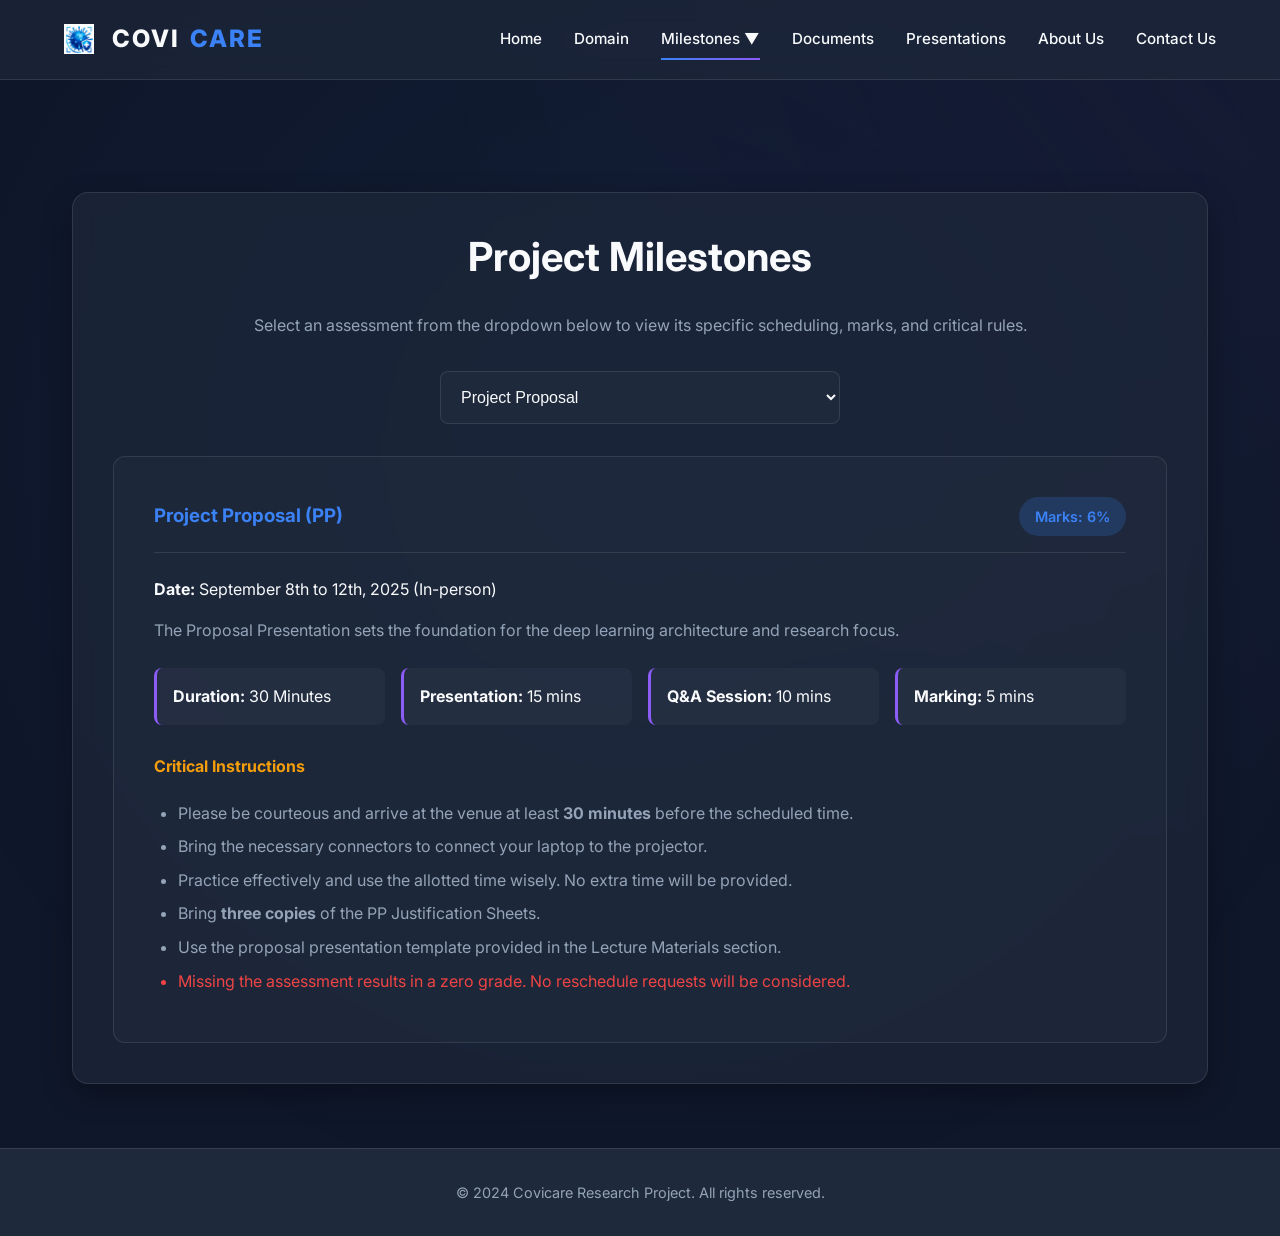
<file: milestones.html>
<!DOCTYPE html>
<html lang="en">
<head>
    <meta charset="UTF-8">
    <meta name="viewport" content="width=device-width, initial-scale=1.0">
    <title>Milestones | Covicare</title>
    <meta name="description" content="Project Milestones and Assessments for Covid-19 Detection Project">
    <link rel="stylesheet" href="css/style.css">
    <script src="js/main.js" defer></script>
    <style>
        .milestone-select {
            width: 100%;
            max-width: 400px;
            padding: 1rem;
            margin: 0 auto 2rem auto;
            display: block;
            background: var(--bg-secondary);
            color: var(--text-primary);
            border: 1px solid var(--glass-border);
            border-radius: 8px;
            font-size: 1rem;
            outline: none;
            cursor: pointer;
        }
        
        .milestone-details {
            display: none;
            background: rgba(255,255,255,0.02);
            padding: 2.5rem;
            border-radius: 12px;
            border: 1px solid var(--glass-border);
            animation: fadeInUp 0.5s ease backwards;
        }
        
        .milestone-details.active {
            display: block;
        }
        
        .milestone-header {
            display: flex;
            justify-content: space-between;
            align-items: center;
            margin-bottom: 1.5rem;
            border-bottom: 1px solid var(--glass-border);
            padding-bottom: 1rem;
        }
        
        .badge {
            background: rgba(59,130,246,0.2);
            color: var(--accent-primary);
            padding: 0.5rem 1rem;
            border-radius: 20px;
            font-weight: 600;
            font-size: 0.9rem;
        }

        .assessment-grid {
            display: grid;
            grid-template-columns: repeat(auto-fit, minmax(200px, 1fr));
            gap: 1rem;
            margin: 1.5rem 0;
        }

        .info-box {
            background: rgba(255,255,255,0.03);
            padding: 1rem;
            border-radius: 8px;
            border-left: 3px solid var(--accent-secondary);
        }

        .rules-list {
            margin-top: 1.5rem;
            color: var(--text-secondary);
            padding-left: 1.5rem;
        }
        .rules-list li {
            margin-bottom: 0.5rem;
        }
    </style>
</head>
<body>

    <!-- Navigation -->
    <nav class="navbar">
        <a href="index.html" class="logo"><img src="images/logo.png" alt="Covicare Logo" style="height: 30px; margin-right: 8px; vertical-align: middle;">Covi<span>care</span></a>
        <div class="mobile-toggle">☰</div>
        <ul class="nav-links">
            <li><a href="index.html">Home</a></li>
            <li><a href="domain.html">Domain</a></li>
            <li class="dropdown">
                <a href="#milestones" class="active">Milestones ▼</a>
                <ul class="dropdown-menu">
                    <li><a href="milestones.html#proposal">Project Proposal</a></li>
                    <li><a href="milestones.html#progress1">Progress Presentation 1</a></li>
                    <li><a href="milestones.html#progress2">Progress Presentation 2</a></li>
                    <li><a href="milestones.html#final">Final Assessment</a></li>
                    <li><a href="milestones.html#viva">Viva</a></li>
                </ul>
            </li>
            <li><a href="documents.html">Documents</a></li>
            <li><a href="presentations.html">Presentations</a></li>
            <li><a href="about.html">About Us</a></li>
            <li><a href="contact.html">Contact Us</a></li>
        </ul>
    </nav>

    <!-- Main Content -->
    <main class="container">
        <section class="glass-card animate-fade-in" style="margin-top: 3rem;">
            <h2>Project Milestones</h2>
            <p style="text-align: center; color: var(--text-secondary); margin-bottom: 2rem;">Select an assessment from the dropdown below to view its specific scheduling, marks, and critical rules.</p>
            
            <select id="milestoneSelector" class="milestone-select">
                <option value="proposal">Project Proposal</option>
                <option value="progress1">Progress Presentation-1</option>
                <option value="progress2">Progress Presentation-2</option>
                <option value="final">Final Assessment</option>
                <option value="viva">Viva</option>
            </select>

            <!-- Project Proposal -->
            <div id="proposal" class="milestone-details active">
                <div class="milestone-header">
                    <h3 style="color: var(--accent-primary); margin: 0;">Project Proposal (PP)</h3>
                    <span class="badge">Marks: 6%</span>
                </div>
                <p><strong>Date:</strong> September 8th to 12th, 2025 (In-person)</p>
                <p style="color: var(--text-secondary); margin-top: 1rem;">The Proposal Presentation sets the foundation for the deep learning architecture and research focus.</p>
                
                <div class="assessment-grid">
                    <div class="info-box"><strong>Duration:</strong> 30 Minutes</div>
                    <div class="info-box"><strong>Presentation:</strong> 15 mins</div>
                    <div class="info-box"><strong>Q&A Session:</strong> 10 mins</div>
                    <div class="info-box"><strong>Marking:</strong> 5 mins</div>
                </div>

                <h4 style="margin-top: 2rem; color: var(--warning);">Critical Instructions</h4>
                <ul class="rules-list">
                    <li>Please be courteous and arrive at the venue at least <strong>30 minutes</strong> before the scheduled time.</li>
                    <li>Bring the necessary connectors to connect your laptop to the projector.</li>
                    <li>Practice effectively and use the allotted time wisely. No extra time will be provided.</li>
                    <li>Bring <strong>three copies</strong> of the PP Justification Sheets.</li>
                    <li>Use the proposal presentation template provided in the Lecture Materials section.</li>
                    <li style="color: var(--danger);">Missing the assessment results in a zero grade. No reschedule requests will be considered.</li>
                </ul>
            </div>

            <!-- Progress Presentation 1 -->
            <div id="progress1" class="milestone-details">
                <div class="milestone-header">
                    <h3 style="color: var(--accent-primary); margin: 0;">Progress Presentation-1 (PP1)</h3>
                    <span class="badge">Assessment</span>
                </div>
                <p><strong>Date:</strong> December 15th to 19th, 2025</p>
                <p style="color: var(--text-secondary); margin-top: 1rem;">Initial demonstration of the CXR and Cough acoustic pipelines.</p>
                
                <div class="assessment-grid">
                    <div class="info-box"><strong>Duration:</strong> 40 Minutes</div>
                    <div class="info-box"><strong>Presentation:</strong> 10 mins</div>
                    <div class="info-box"><strong>Demonstration:</strong> 10 mins</div>
                    <div class="info-box"><strong>Q&A Session:</strong> 15 mins</div>
                    <div class="info-box"><strong>Marking:</strong> 5 mins</div>
                </div>

                <h4 style="margin-top: 2rem; color: var(--warning);">Critical Instructions</h4>
                <ul class="rules-list">
                    <li>All groups are kindly requested to strictly adhere to the allocated time.</li>
                </ul>
            </div>

            <!-- Progress Presentation 2 -->
            <div id="progress2" class="milestone-details">
                <div class="milestone-header">
                    <h3 style="color: var(--accent-primary); margin: 0;">Progress Presentation-2 (PP2)</h3>
                    <span class="badge">Assessment</span>
                </div>
                <p><strong>Date:</strong> March 9th to 12th, 2026</p>
                <p style="color: var(--text-secondary); margin-top: 1rem;">Detailed review of the completed machine learning models and feature extraction methods.</p>
                
                <div class="assessment-grid">
                    <div class="info-box"><strong>Duration:</strong> 40 Minutes</div>
                    <div class="info-box"><strong>Presentation:</strong> 6 mins (1 min video + 5 min live by selected member)</div>
                    <div class="info-box"><strong>Demo & Q&A:</strong> 30 mins</div>
                    <div class="info-box"><strong>Marking:</strong> 4 mins</div>
                </div>

                <h4 style="margin-top: 2rem; color: var(--warning);">Critical Instructions</h4>
                <ul class="rules-list">
                    <li>Please be courteous and arrive at the venue at least <strong>30 minutes</strong> before the scheduled time.</li>
                    <li>Bring the necessary connectors to connect your laptop to the projector.</li>
                    <li>Practice effectively and use the allotted time wisely. No extra time will be provided.</li>
                    <li style="color: var(--danger);">Missing the assessment results in a zero grade. No reschedule requests will be considered.</li>
                </ul>
            </div>

            <!-- Final Assessment -->
            <div id="final" class="milestone-details">
                <div class="milestone-header">
                    <h3 style="color: var(--accent-primary); margin: 0;">Final Assessment</h3>
                    <span class="badge">Final Phase</span>
                </div>
                <p><strong>Date:</strong> July 25th to 26th, 2026</p>
                <p style="color: var(--text-secondary); margin-top: 1rem;">Final demonstration of the completed multimodal Covid-19 screening system.</p>
                
                <div class="assessment-grid">
                    <div class="info-box"><strong>Total Block:</strong> 1 Hour</div>
                    <div class="info-box"><strong>Presentation:</strong> 5 mins</div>
                    <div class="info-box"><strong>Demonstration:</strong> 10 mins</div>
                    <div class="info-box"><strong>Marking:</strong> 5 mins</div>
                </div>

                <h4 style="margin-top: 2rem; color: var(--warning);">Critical Instructions</h4>
                <ul class="rules-list">
                    <li>Download the Final Presentation Template from the provided link.</li>
                    <li>Please note that links should not be shared in private groups. All access should be provided only through the course web page.</li>
                    <li>Website evaluation timetables will also be shared prior to the assessment.</li>
                </ul>
            </div>

            <!-- Viva -->
            <div id="viva" class="milestone-details">
                <div class="milestone-header">
                    <h3 style="color: var(--accent-primary); margin: 0;">Viva Session</h3>
                    <span class="badge">Defense</span>
                </div>
                <p><strong>Date:</strong> July 25th to 26th, 2026</p>
                <p style="color: var(--text-secondary); margin-top: 1rem;">The Viva operates as a core part of the 1-hour Final Assessment block.</p>
                
                <div class="assessment-grid">
                    <div class="info-box"><strong>Total Block:</strong> 1 Hour</div>
                    <div class="info-box"><strong>Viva Session:</strong> 40 mins</div>
                </div>

                <h4 style="margin-top: 2rem; color: var(--warning);">Overview</h4>
                <ul class="rules-list">
                    <li>Individual members will be evaluated on their specific technical contributions to the Deep Learning pipeline (CXR segmentation, Cough Phase Chaos Embeddings) and their ability to defend architectural decisions.</li>
                </ul>
            </div>

        </section>
    </main>

    <!-- Footer -->
    <footer>
        <p>&copy; 2024 Covicare Research Project. All rights reserved.</p>
    </footer>

    <script>
        document.addEventListener('DOMContentLoaded', () => {
            const selector = document.getElementById('milestoneSelector');
            const details = document.querySelectorAll('.milestone-details');

            // Handle dropdown change
            selector.addEventListener('change', (e) => {
                const selectedId = e.target.value;
                
                details.forEach(detail => {
                    detail.classList.remove('active');
                });
                
                document.getElementById(selectedId).classList.add('active');
            });

            // Handle URL hashes on load
            if (window.location.hash) {
                const hash = window.location.hash.substring(1);
                if (document.getElementById(hash)) {
                    selector.value = hash;
                    selector.dispatchEvent(new Event('change'));
                }
            }
        });
    </script>
</body>
</html>
</file>
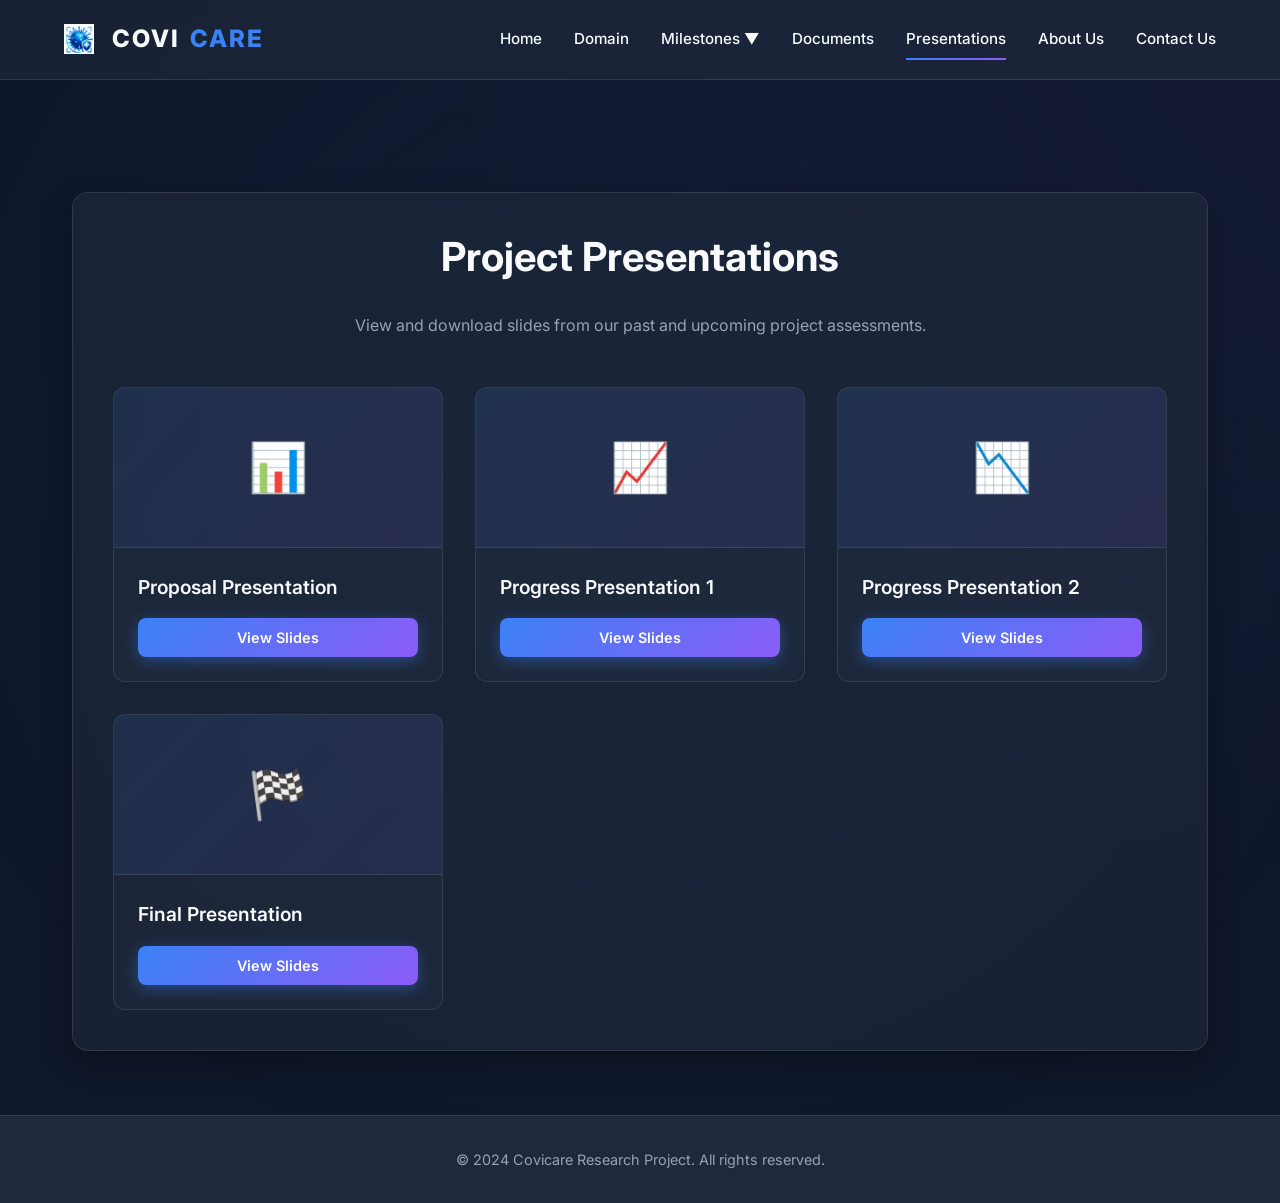
<file: presentations.html>
<!DOCTYPE html>
<html lang="en">

<head>
    <meta charset="UTF-8">
    <meta name="viewport" content="width=device-width, initial-scale=1.0">
    <title>Presentations | Covicare</title>
    <meta name="description" content="Project Presentations and Slides for Covid-19 Detection Project">
    <link rel="stylesheet" href="css/style.css">
    <script src="js/main.js" defer></script>
    <style>
        .presentation-list {
            list-style: none;
            display: grid;
            grid-template-columns: repeat(auto-fit, minmax(280px, 1fr));
            gap: 2rem;
            margin-top: 2rem;
        }

        .presentation-card {
            background: rgba(255, 255, 255, 0.02);
            border: 1px solid var(--glass-border);
            border-radius: 12px;
            overflow: hidden;
            transition: all 0.3s ease;
        }

        .presentation-card:hover {
            transform: translateY(-5px);
            border-color: var(--accent-secondary);
            box-shadow: 0 10px 20px rgba(139, 92, 246, 0.1);
        }

        .slide-placeholder {
            width: 100%;
            height: 160px;
            background: linear-gradient(135deg, rgba(59, 130, 246, 0.1), rgba(139, 92, 246, 0.1));
            display: flex;
            align-items: center;
            justify-content: center;
            font-size: 3rem;
            border-bottom: 1px solid var(--glass-border);
        }

        .presentation-content {
            padding: 1.5rem;
        }

        .presentation-title {
            font-size: 1.2rem;
            font-weight: 600;
            margin-bottom: 1rem;
            color: var(--text-primary);
        }

        .future-provision {
            opacity: 0.6;
            filter: grayscale(100%);
        }

        .future-provision:hover {
            opacity: 1;
            filter: none;
        }
    </style>
</head>

<body>

    <!-- Navigation -->
    <nav class="navbar">
        <a href="index.html" class="logo"><img src="images/logo.png" alt="Covicare Logo"
                style="height: 30px; margin-right: 8px; vertical-align: middle;">Covi<span>care</span></a>
        <div class="mobile-toggle">☰</div>
        <ul class="nav-links">
            <li><a href="index.html">Home</a></li>
            <li><a href="domain.html">Domain</a></li>
            <li class="dropdown">
                <a href="#milestones">Milestones ▼</a>
                <ul class="dropdown-menu">
                    <li><a href="milestones.html#proposal">Project Proposal</a></li>
                    <li><a href="milestones.html#progress1">Progress Presentation 1</a></li>
                    <li><a href="milestones.html#progress2">Progress Presentation 2</a></li>
                    <li><a href="milestones.html#final">Final Assessment</a></li>
                    <li><a href="milestones.html#viva">Viva</a></li>
                </ul>
            </li>
            <li><a href="documents.html">Documents</a></li>
            <li><a href="presentations.html" class="active">Presentations</a></li>
            <li><a href="about.html">About Us</a></li>
            <li><a href="contact.html">Contact Us</a></li>
        </ul>
    </nav>

    <!-- Main Content -->
    <main class="container">
        <section class="glass-card animate-fade-in" style="margin-top: 3rem;">
            <h2>Project Presentations</h2>
            <p style="text-align: center; color: var(--text-secondary); margin-bottom: 3rem;">View and download slides
                from our past and upcoming project assessments.</p>

            <ul class="presentation-list">
                <li class="presentation-card">
                    <div class="slide-placeholder">📊</div>
                    <div class="presentation-content">
                        <div class="presentation-title">Proposal Presentation</div>
                        <a href="https://docs.google.com/presentation/d/183w2C8LmwwJXn2i9InAKIe3NyOlD-nUq/edit?usp=sharing&ouid=108368251245496977667&rtpof=true&sd=true"
                            target="_blank" class="btn btn-primary"
                            style="width: 100%; padding: 0.5rem; font-size: 0.9rem;">View Slides</a>
                    </div>
                </li>
                <li class="presentation-card delay-1">
                    <div class="slide-placeholder">📈</div>
                    <div class="presentation-content">
                        <div class="presentation-title">Progress Presentation 1</div>
                        <a href="https://mysliit.sharepoint.com/:p:/s/CDAPSubmissionCloud/IQAOUOmK3lgISoXn2W5pWSINAY54WLWnDEl0uz9lTVl9d0w?e=1pq6Ck"
                            target="_blank" class="btn btn-primary"
                            style="width: 100%; padding: 0.5rem; font-size: 0.9rem;">View Slides</a>
                    </div>
                </li>
                <li class="presentation-card delay-2">
                    <div class="slide-placeholder">📉</div>
                    <div class="presentation-content">
                        <div class="presentation-title">Progress Presentation 2</div>
                        <a href="https://docs.google.com/presentation/d/1wZXVTWzQ9yVTBtRZvYSI01xqtVvloRRb/edit?usp=sharing&ouid=108368251245496977667&rtpof=true&sd=true"
                            target="_blank" class="btn btn-primary"
                            style="width: 100%; padding: 0.5rem; font-size: 0.9rem;">View Slides</a>
                    </div>
                </li>
                <li class="presentation-card delay-3">
                    <div class="slide-placeholder">🏁</div>
                    <div class="presentation-content">
                        <div class="presentation-title">Final Presentation</div>
                        <a href="https://docs.google.com/presentation/d/16355_gAy5dPYr2VR8b1Su0FForIs28IA/edit?usp=sharing&ouid=108368251245496977667&rtpof=true&sd=true"
                            target="_blank" class="btn btn-primary"
                            style="width: 100%; padding: 0.5rem; font-size: 0.9rem;">View Slides</a>
                    </div>
                </li>
            </ul>
        </section>
    </main>

    <!-- Footer -->
    <footer>
        <p>&copy; 2024 Covicare Research Project. All rights reserved.</p>
    </footer>

</body>

</html>
</file>
<file: css/style.css>
@import url('https://fonts.googleapis.com/css2?family=Inter:wght@300;400;500;600;700;800&display=swap');

:root {
  /* Colors */
  --bg-primary: #0f172a;
  --bg-secondary: #1e293b;
  --text-primary: #f8fafc;
  --text-secondary: #94a3b8;
  --accent-primary: #3b82f6;
  --accent-secondary: #8b5cf6;
  --success: #10b981;
  --warning: #f59e0b;
  --danger: #ef4444;
  --glass-bg: rgba(30, 41, 59, 0.7);
  --glass-border: rgba(255, 255, 255, 0.1);
  --nav-height: 80px;
}

* {
  margin: 0;
  padding: 0;
  box-sizing: border-box;
}

html {
  scroll-behavior: smooth;
}

body {
  font-family: 'Inter', sans-serif;
  background-color: var(--bg-primary);
  color: var(--text-primary);
  line-height: 1.6;
  overflow-x: hidden;
  position: relative;
}

/* Background effects */
body::before {
  content: '';
  position: fixed;
  top: -50%;
  left: -50%;
  width: 200%;
  height: 200%;
  background: radial-gradient(circle at 50% 50%, rgba(59, 130, 246, 0.05) 0%, transparent 50%),
              radial-gradient(circle at 80% 20%, rgba(139, 92, 246, 0.05) 0%, transparent 40%);
  z-index: -1;
  pointer-events: none;
}

/* Typography */
h1, h2, h3, h4, h5, h6 {
  font-weight: 700;
  line-height: 1.2;
  margin-bottom: 1rem;
}

h1 {
  font-size: 3.5rem;
  background: linear-gradient(135deg, #fff 0%, #94a3b8 100%);
  -webkit-background-clip: text;
  -webkit-text-fill-color: transparent;
}

h2 {
  font-size: 2.5rem;
  margin-bottom: 2rem;
  text-align: center;
}

a {
  color: var(--accent-primary);
  text-decoration: none;
  transition: all 0.3s ease;
}

a:hover {
  color: var(--accent-secondary);
}

/* Navigation */
.navbar {
  position: fixed;
  top: 0;
  left: 0;
  width: 100%;
  height: var(--nav-height);
  background: var(--glass-bg);
  backdrop-filter: blur(12px);
  -webkit-backdrop-filter: blur(12px);
  border-bottom: 1px solid var(--glass-border);
  z-index: 1000;
  display: flex;
  justify-content: space-between;
  align-items: center;
  padding: 0 5%;
  transition: all 0.3s ease;
}

.navbar .logo {
  font-size: 1.5rem;
  font-weight: 800;
  color: var(--text-primary);
  text-transform: uppercase;
  letter-spacing: 2px;
  display: flex;
  align-items: center;
  gap: 10px;
}

.navbar .logo span {
  color: var(--accent-primary);
}

.nav-links {
  display: flex;
  list-style: none;
  gap: 2rem;
}

.nav-links li {
  position: relative;
}

.nav-links a {
  color: var(--text-primary);
  font-weight: 500;
  font-size: 0.95rem;
  padding: 0.5rem 0;
  display: block;
}

.nav-links a::after {
  content: '';
  position: absolute;
  bottom: 0;
  left: 0;
  width: 0;
  height: 2px;
  background: linear-gradient(90deg, var(--accent-primary), var(--accent-secondary));
  transition: width 0.3s ease;
}

.nav-links a:hover::after,
.nav-links a.active::after {
  width: 100%;
}

/* Dropdown */
.dropdown {
  position: relative;
}

.dropdown-menu {
  position: absolute;
  top: 100%;
  left: 0;
  background: var(--bg-secondary);
  border: 1px solid var(--glass-border);
  border-radius: 8px;
  min-width: 200px;
  opacity: 0;
  visibility: hidden;
  transform: translateY(10px);
  transition: all 0.3s ease;
  box-shadow: 0 10px 25px rgba(0,0,0,0.5);
  list-style: none;
  padding: 0.5rem 0;
}

.dropdown:hover .dropdown-menu {
  opacity: 1;
  visibility: visible;
  transform: translateY(0);
}

.dropdown-menu li {
  width: 100%;
}

.dropdown-menu a {
  padding: 0.7rem 1.5rem;
  font-size: 0.9rem;
}

.dropdown-menu a::after {
  display: none;
}

.dropdown-menu a:hover {
  background: rgba(255,255,255,0.05);
  color: var(--accent-primary);
}

/* Mobile Menu Toggle */
.mobile-toggle {
  display: none;
  cursor: pointer;
  font-size: 1.5rem;
  color: var(--text-primary);
}

/* Main Container */
.container {
  max-width: 1200px;
  margin: 0 auto;
  padding: calc(var(--nav-height) + 4rem) 2rem 4rem;
  min-height: calc(100vh - 100px);
}

/* Glass Card */
.glass-card {
  background: var(--glass-bg);
  backdrop-filter: blur(10px);
  border: 1px solid var(--glass-border);
  border-radius: 16px;
  padding: 2.5rem;
  box-shadow: 0 10px 30px rgba(0, 0, 0, 0.3);
  transition: transform 0.3s ease, box-shadow 0.3s ease;
}

.glass-card:hover {
  transform: translateY(-5px);
  box-shadow: 0 15px 35px rgba(0, 0, 0, 0.4);
}

/* Buttons */
.btn {
  display: inline-block;
  padding: 0.8rem 2rem;
  border-radius: 8px;
  font-weight: 600;
  text-align: center;
  cursor: pointer;
  transition: all 0.3s ease;
  border: none;
  outline: none;
}

.btn-primary {
  background: linear-gradient(135deg, var(--accent-primary), var(--accent-secondary));
  color: white;
  box-shadow: 0 4px 15px rgba(59, 130, 246, 0.4);
}

.btn-primary:hover {
  transform: translateY(-2px);
  box-shadow: 0 6px 20px rgba(59, 130, 246, 0.6);
  color: white;
}

.btn-outline {
  background: transparent;
  color: var(--text-primary);
  border: 1px solid var(--glass-border);
}

.btn-outline:hover {
  background: rgba(255, 255, 255, 0.05);
  border-color: var(--accent-primary);
}

/* Footer */
footer {
  background: var(--bg-secondary);
  border-top: 1px solid var(--glass-border);
  padding: 2rem 5%;
  text-align: center;
  margin-top: auto;
}

footer p {
  color: var(--text-secondary);
  font-size: 0.9rem;
}

/* Animations */
@keyframes fadeInUp {
  from {
    opacity: 0;
    transform: translateY(20px);
  }
  to {
    opacity: 1;
    transform: translateY(0);
  }
}

.animate-fade-in {
  animation: fadeInUp 0.8s ease backwards;
}

.delay-1 { animation-delay: 0.2s; }
.delay-2 { animation-delay: 0.4s; }
.delay-3 { animation-delay: 0.6s; }

/* Responsive */
@media (max-width: 768px) {
  .nav-links {
    position: fixed;
    top: var(--nav-height);
    left: -100%;
    width: 100%;
    height: calc(100vh - var(--nav-height));
    background: var(--bg-secondary);
    flex-direction: column;
    align-items: center;
    justify-content: center;
    gap: 2rem;
    transition: left 0.3s ease;
  }
  
  .nav-links.active {
    left: 0;
  }
  
  .mobile-toggle {
    display: block;
  }
  
  h1 {
    font-size: 2.5rem;
  }
  
  .dropdown-menu {
    position: static;
    opacity: 1;
    visibility: visible;
    transform: none;
    box-shadow: none;
    background: transparent;
    border: none;
    display: none;
  }
  
  .dropdown.active .dropdown-menu {
    display: block;
  }
}
</file>
